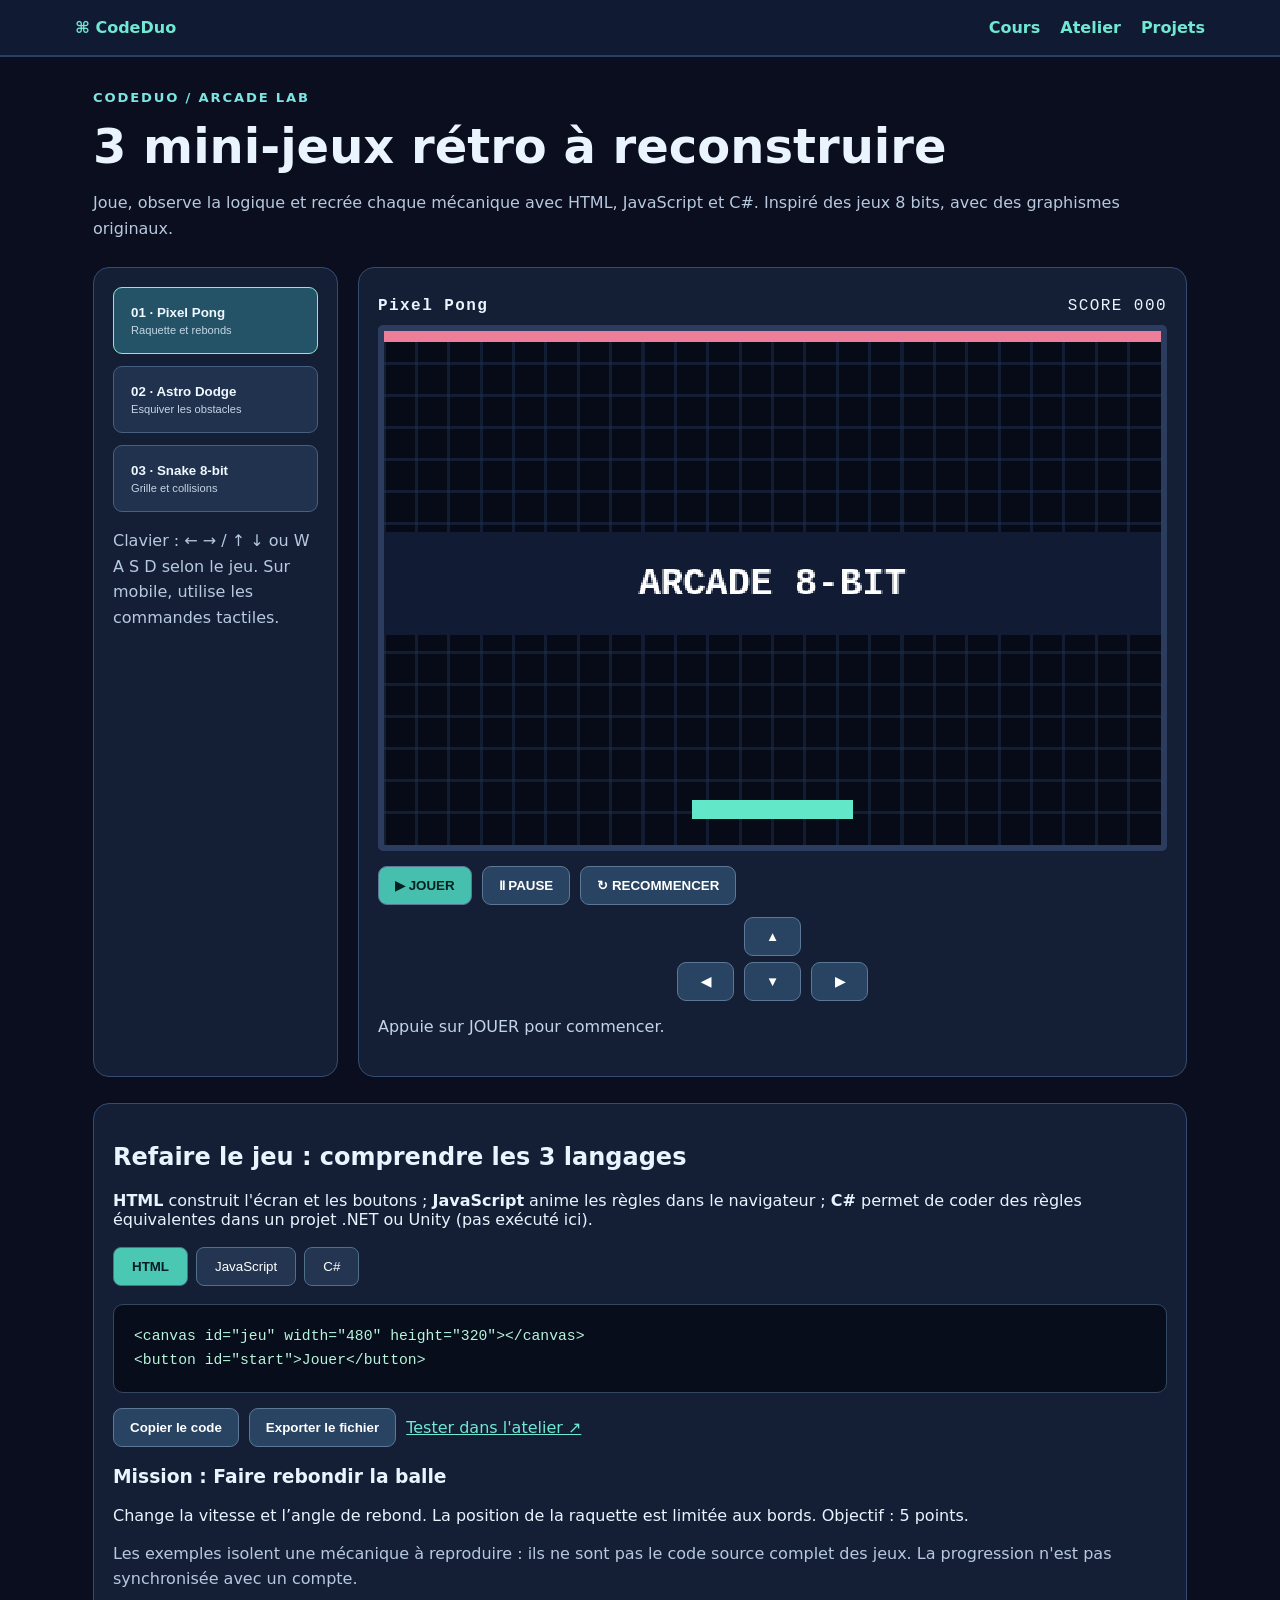
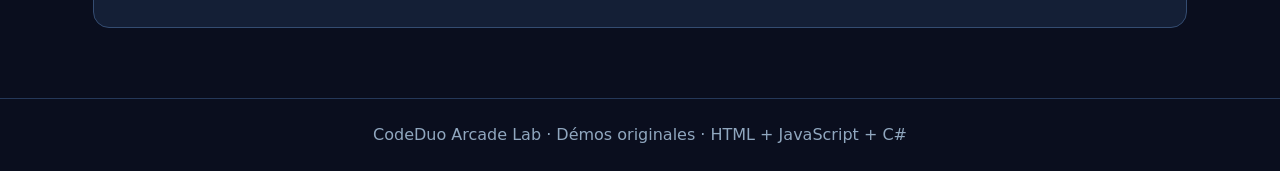
<file: arcade.html>
<!doctype html><html lang="fr"><head><meta charset="utf-8"><meta name="viewport" content="width=device-width,initial-scale=1"><title>Arcade rétro — CodeDuo</title><link rel="stylesheet" href="./css/arcade.css"></head><body><header><a href="./index.html">⌘ CodeDuo</a><nav><a href="./cours.html">Cours</a><a href="./index.html#atelier">Atelier</a><a href="./projets.html">Projets</a></nav></header><main><div class="intro"><span class="eyebrow">CODEDUO / ARCADE LAB</span><h1>3 mini-jeux rétro à reconstruire</h1><p>Joue, observe la logique et recrée chaque mécanique avec HTML, JavaScript et C#. Inspiré des jeux 8 bits, avec des graphismes originaux.</p></div><section class="layout"><aside class="games" aria-label="Choisir un jeu"><button data-game="pong" class="selected">01 · Pixel Pong <small>Raquette et rebonds</small></button><button data-game="dodge">02 · Astro Dodge <small>Esquiver les obstacles</small></button><button data-game="snake">03 · Snake 8-bit <small>Grille et collisions</small></button><p class="help">Clavier : ← → / ↑ ↓ ou W A S D selon le jeu. Sur mobile, utilise les commandes tactiles.</p></aside><div class="cabinet"><div class="top"><strong id="gameTitle">Pixel Pong</strong><span id="score">SCORE 000</span></div><canvas id="screen" width="480" height="320" tabindex="0" aria-label="Jeu rétro interactif"></canvas><div class="controls"><button id="start">▶ JOUER</button><button id="pause">Ⅱ PAUSE</button><button id="reset">↻ RECOMMENCER</button></div><div class="dpad" aria-label="Commandes directionnelles"><button data-dir="up" aria-label="Haut">▲</button><div><button data-dir="left" aria-label="Gauche">◀</button><button data-dir="down" aria-label="Bas">▼</button><button data-dir="right" aria-label="Droite">▶</button></div></div><p id="status" role="status">Choisis un jeu, puis appuie sur Jouer.</p></div></section><section class="learn"><h2>Refaire le jeu : comprendre les 3 langages</h2><p><b>HTML</b> construit l'écran et les boutons ; <b>JavaScript</b> anime les règles dans le navigateur ; <b>C#</b> permet de coder des règles équivalentes dans un projet .NET ou Unity (pas exécuté ici).</p><div class="tabs" role="tablist" aria-label="Langage de l'exemple"><button role="tab" aria-selected="true" data-lang="html">HTML</button><button role="tab" aria-selected="false" data-lang="javascript">JavaScript</button><button role="tab" aria-selected="false" data-lang="csharp">C#</button></div><pre><code id="snippet"></code></pre><div class="actions"><button id="copy">Copier le code</button><button id="export">Exporter le fichier</button><a href="./index.html#atelier">Tester dans l'atelier ↗</a></div><h3 id="objective">Mission</h3><p id="instructions"></p><p class="note">Les exemples isolent une mécanique à reproduire : ils ne sont pas le code source complet des jeux. La progression n'est pas synchronisée avec un compte.</p></section></main><footer>CodeDuo Arcade Lab · Démos originales · HTML + JavaScript + C#</footer><script src="./js/arcade.js"></script></body></html>
</file>
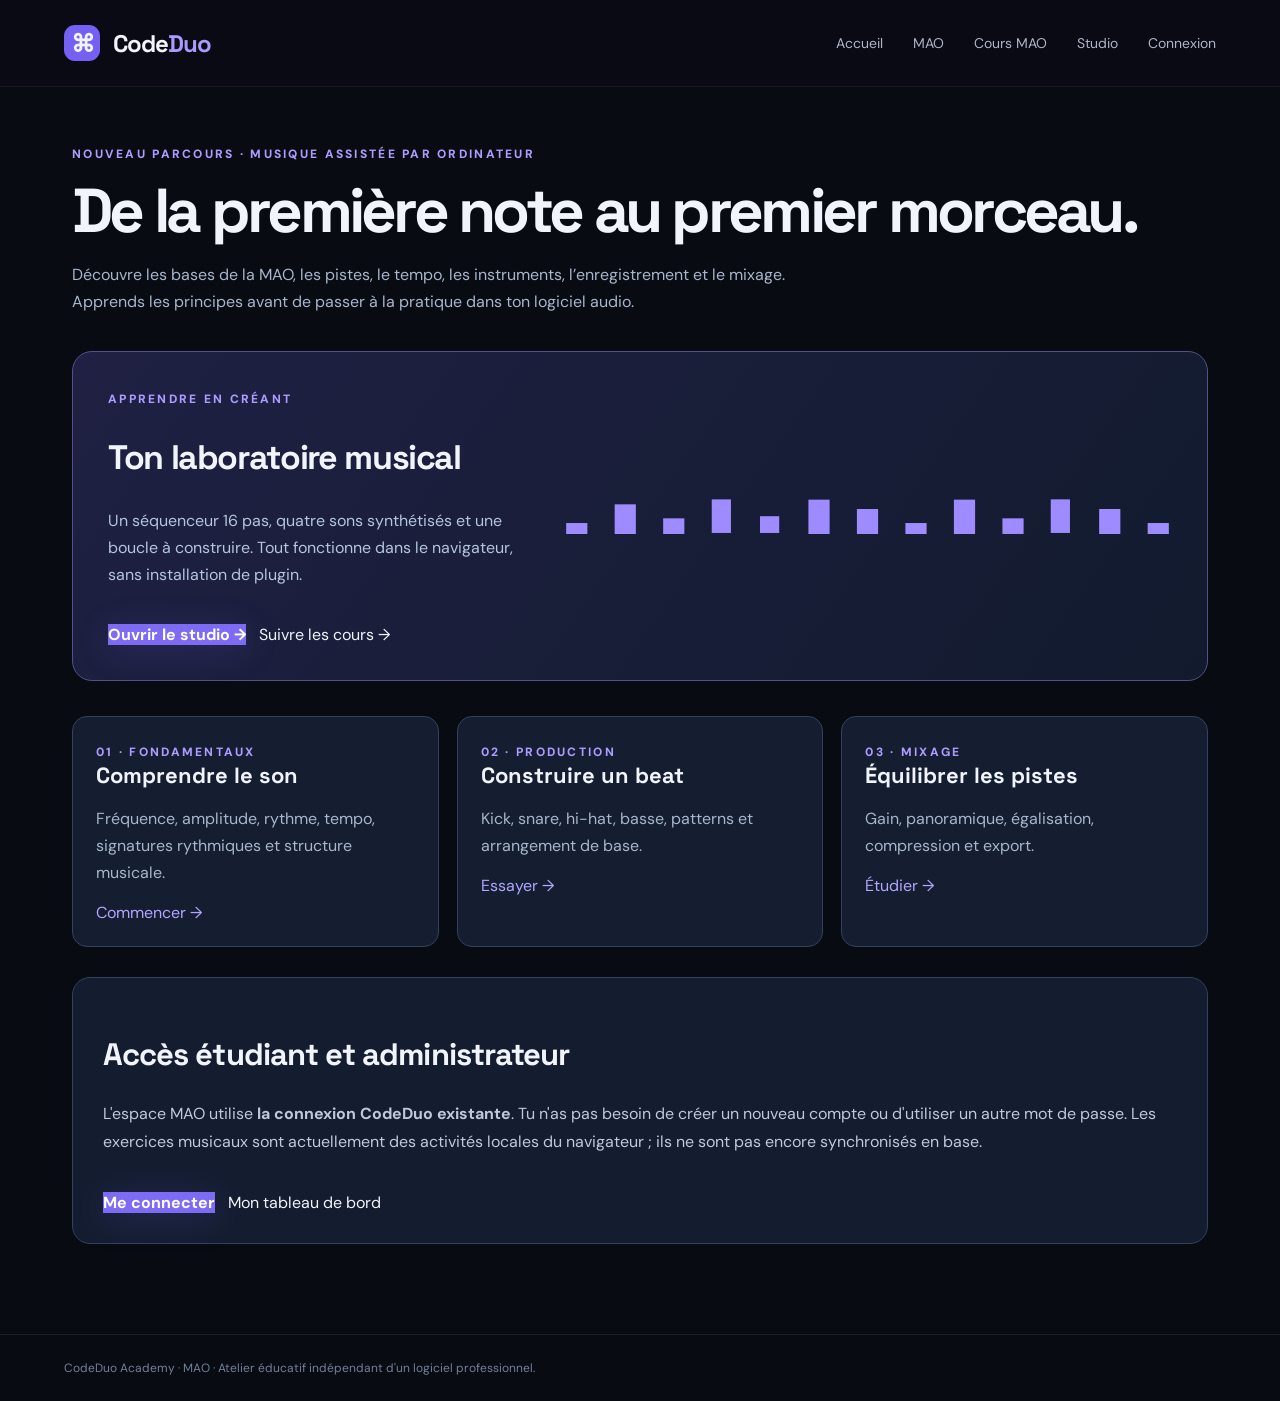
<file: mao.html>
<!doctype html><html lang="fr"><head><meta charset="utf-8"><meta name="viewport" content="width=device-width,initial-scale=1"><title>MAO — CodeDuo Academy</title><link rel="stylesheet" href="./css/style.css"><link rel="stylesheet" href="./css/learning.css"><link rel="stylesheet" href="./css/mao.css"></head><body><header class="header"><a class="brand" href="./index.html"><span class="mark">⌘</span> Code<span>Duo</span></a><nav><a href="./index.html">Accueil</a><a href="./mao.html">MAO</a><a href="./cours-mao.html">Cours MAO</a><a href="./studio-mao.html">Studio</a><a href="./connexion.html">Connexion</a></nav></header><main class="subpage"><span class="eyebrow">NOUVEAU PARCOURS · MUSIQUE ASSISTÉE PAR ORDINATEUR</span><h1>De la première note au premier morceau.</h1><p class="lead">Découvre les bases de la MAO, les pistes, le tempo, les instruments, l’enregistrement et le mixage. Apprends les principes avant de passer à la pratique dans ton logiciel audio.</p><div class="mao-feature"><div><span class="eyebrow">APPRENDRE EN CRÉANT</span><h2>Ton laboratoire musical</h2><p>Un séquenceur 16 pas, quatre sons synthétisés et une boucle à construire. Tout fonctionne dans le navigateur, sans installation de plugin.</p><div class="actions"><a class="primary nav-action" href="./studio-mao.html">Ouvrir le studio →</a><a class="outline nav-action" href="./cours-mao.html">Suivre les cours →</a></div></div><div class="wave-decoration" aria-hidden="true">▂ ▆ ▃ █ ▄ ▇ ▅ ▂ ▇ ▃ █ ▅ ▂</div></div><div class="cards-list"><article class="info-card"><span class="eyebrow">01 · FONDAMENTAUX</span><h3>Comprendre le son</h3><p>Fréquence, amplitude, rythme, tempo, signatures rythmiques et structure musicale.</p><a href="./cours-mao.html">Commencer →</a></article><article class="info-card"><span class="eyebrow">02 · PRODUCTION</span><h3>Construire un beat</h3><p>Kick, snare, hi-hat, basse, patterns et arrangement de base.</p><a href="./studio-mao.html">Essayer →</a></article><article class="info-card"><span class="eyebrow">03 · MIXAGE</span><h3>Équilibrer les pistes</h3><p>Gain, panoramique, égalisation, compression et export.</p><a href="./cours-mao.html?module=7">Étudier →</a></article></div><section class="lesson-detail"><h2>Accès étudiant et administrateur</h2><p>L'espace MAO utilise <strong>la connexion CodeDuo existante</strong>. Tu n'as pas besoin de créer un nouveau compte ou d'utiliser un autre mot de passe. Les exercices musicaux sont actuellement des activités locales du navigateur ; ils ne sont pas encore synchronisés en base.</p><div class="actions"><a class="primary nav-action" href="./connexion.html">Me connecter</a><a class="nav-action" href="./etudiant.html">Mon tableau de bord</a></div></section></main><footer>CodeDuo Academy · MAO · Atelier éducatif indépendant d'un logiciel professionnel.</footer></body></html>
</file>
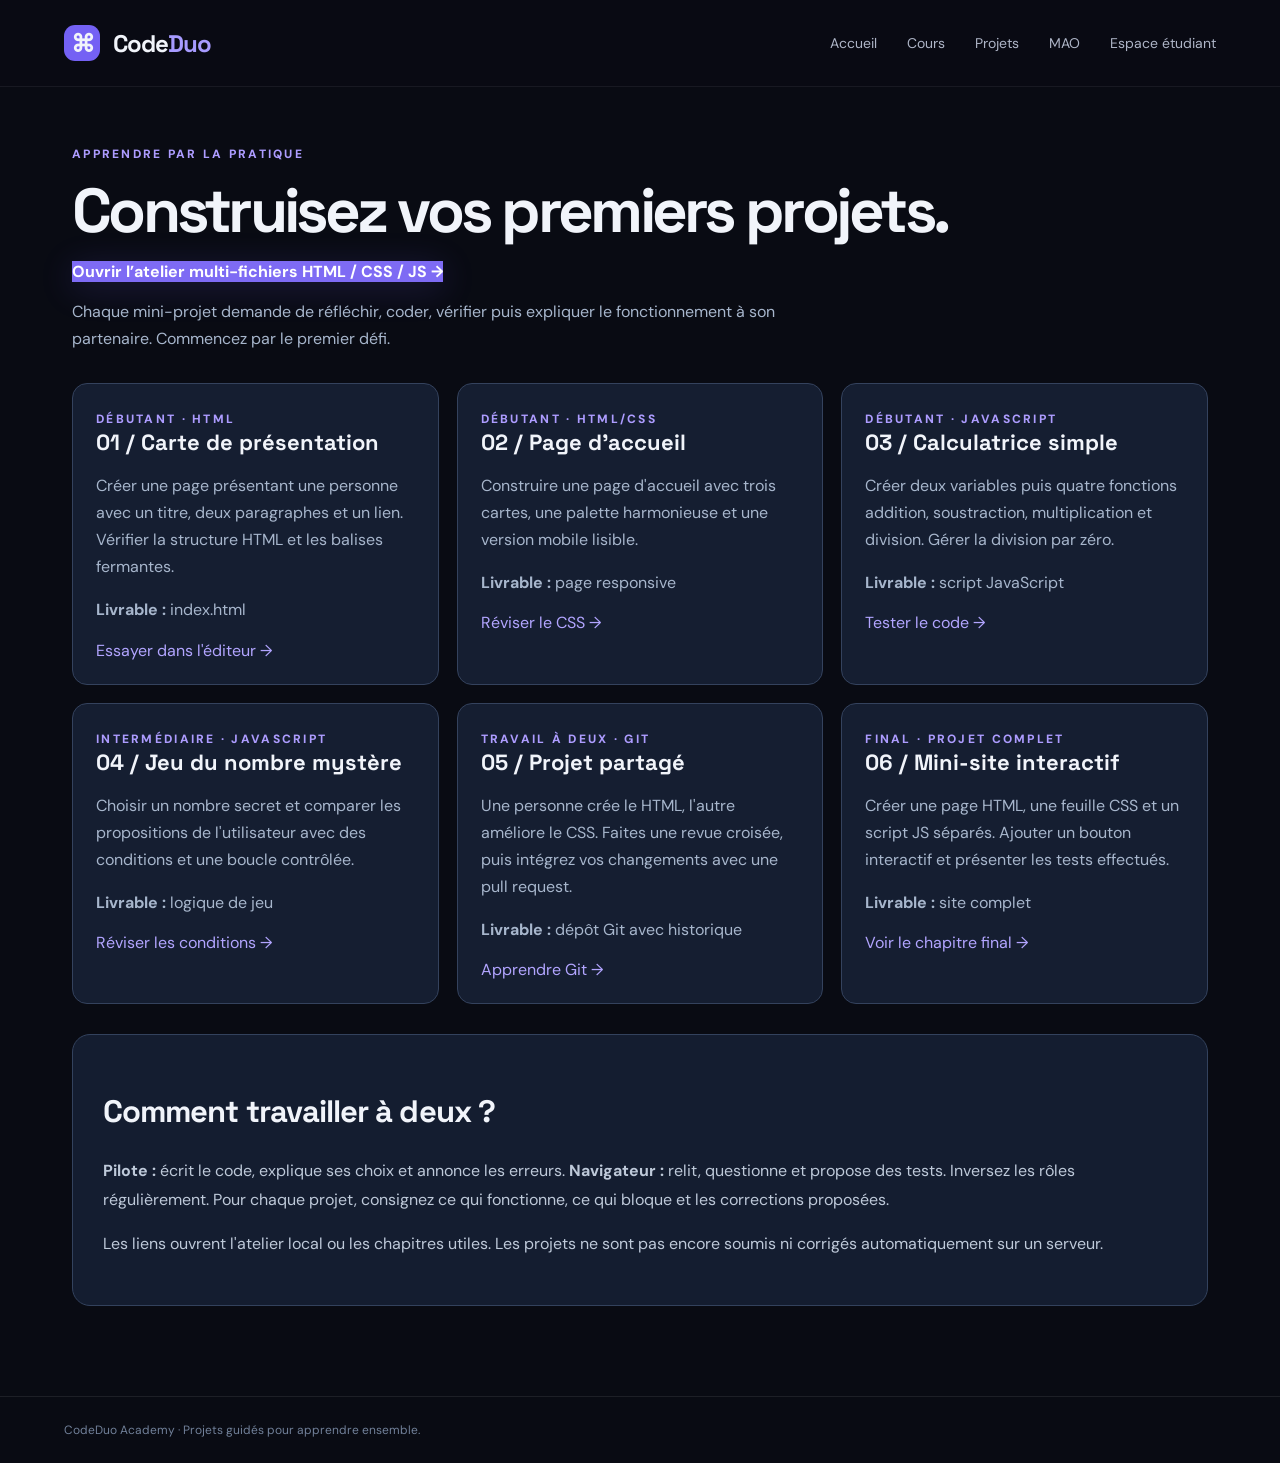
<file: projets.html>
<!doctype html><html lang="fr"><head><meta charset="utf-8"><meta name="viewport" content="width=device-width,initial-scale=1"><title>Projets et défis — CodeDuo Academy</title><link rel="stylesheet" href="./css/style.css"><link rel="stylesheet" href="./css/learning.css"></head><body><header class="header"><a class="brand" href="./index.html"><span class="mark">⌘</span> Code<span>Duo</span></a><nav><a href="./index.html">Accueil</a><a href="./cours.html">Cours</a><a href="./projets.html">Projets</a><a href="./mao.html">MAO</a><a href="./etudiant.html">Espace étudiant</a></nav></header><main class="subpage"><span class="eyebrow">APPRENDRE PAR LA PRATIQUE</span><h1>Construisez vos premiers projets.</h1><p><a class="primary nav-action" href="./atelier-projet.html">Ouvrir l’atelier multi-fichiers HTML / CSS / JS →</a></p><p class="lead">Chaque mini-projet demande de réfléchir, coder, vérifier puis expliquer le fonctionnement à son partenaire. Commencez par le premier défi.</p><div class="cards-list"><article class="info-card"><span class="eyebrow">DÉBUTANT · HTML</span><h3>01 / Carte de présentation</h3><p>Créer une page présentant une personne avec un titre, deux paragraphes et un lien. Vérifier la structure HTML et les balises fermantes.</p><p><strong>Livrable :</strong> index.html</p><a href="./index.html#atelier">Essayer dans l'éditeur →</a></article><article class="info-card"><span class="eyebrow">DÉBUTANT · HTML/CSS</span><h3>02 / Page d'accueil</h3><p>Construire une page d'accueil avec trois cartes, une palette harmonieuse et une version mobile lisible.</p><p><strong>Livrable :</strong> page responsive</p><a href="./cours.html?cours=6">Réviser le CSS →</a></article><article class="info-card"><span class="eyebrow">DÉBUTANT · JAVASCRIPT</span><h3>03 / Calculatrice simple</h3><p>Créer deux variables puis quatre fonctions addition, soustraction, multiplication et division. Gérer la division par zéro.</p><p><strong>Livrable :</strong> script JavaScript</p><a href="./index.html#atelier">Tester le code →</a></article><article class="info-card"><span class="eyebrow">INTERMÉDIAIRE · JAVASCRIPT</span><h3>04 / Jeu du nombre mystère</h3><p>Choisir un nombre secret et comparer les propositions de l'utilisateur avec des conditions et une boucle contrôlée.</p><p><strong>Livrable :</strong> logique de jeu</p><a href="./cours.html?cours=9">Réviser les conditions →</a></article><article class="info-card"><span class="eyebrow">TRAVAIL À DEUX · GIT</span><h3>05 / Projet partagé</h3><p>Une personne crée le HTML, l'autre améliore le CSS. Faites une revue croisée, puis intégrez vos changements avec une pull request.</p><p><strong>Livrable :</strong> dépôt Git avec historique</p><a href="./cours.html?cours=13">Apprendre Git →</a></article><article class="info-card"><span class="eyebrow">FINAL · PROJET COMPLET</span><h3>06 / Mini-site interactif</h3><p>Créer une page HTML, une feuille CSS et un script JS séparés. Ajouter un bouton interactif et présenter les tests effectués.</p><p><strong>Livrable :</strong> site complet</p><a href="./cours.html?cours=14">Voir le chapitre final →</a></article></div><section class="lesson-detail"><h2>Comment travailler à deux ?</h2><p><strong>Pilote :</strong> écrit le code, explique ses choix et annonce les erreurs. <strong>Navigateur :</strong> relit, questionne et propose des tests. Inversez les rôles régulièrement. Pour chaque projet, consignez ce qui fonctionne, ce qui bloque et les corrections proposées.</p><p>Les liens ouvrent l'atelier local ou les chapitres utiles. Les projets ne sont pas encore soumis ni corrigés automatiquement sur un serveur.</p></section></main><footer>CodeDuo Academy · Projets guidés pour apprendre ensemble.</footer></body></html>
</file>
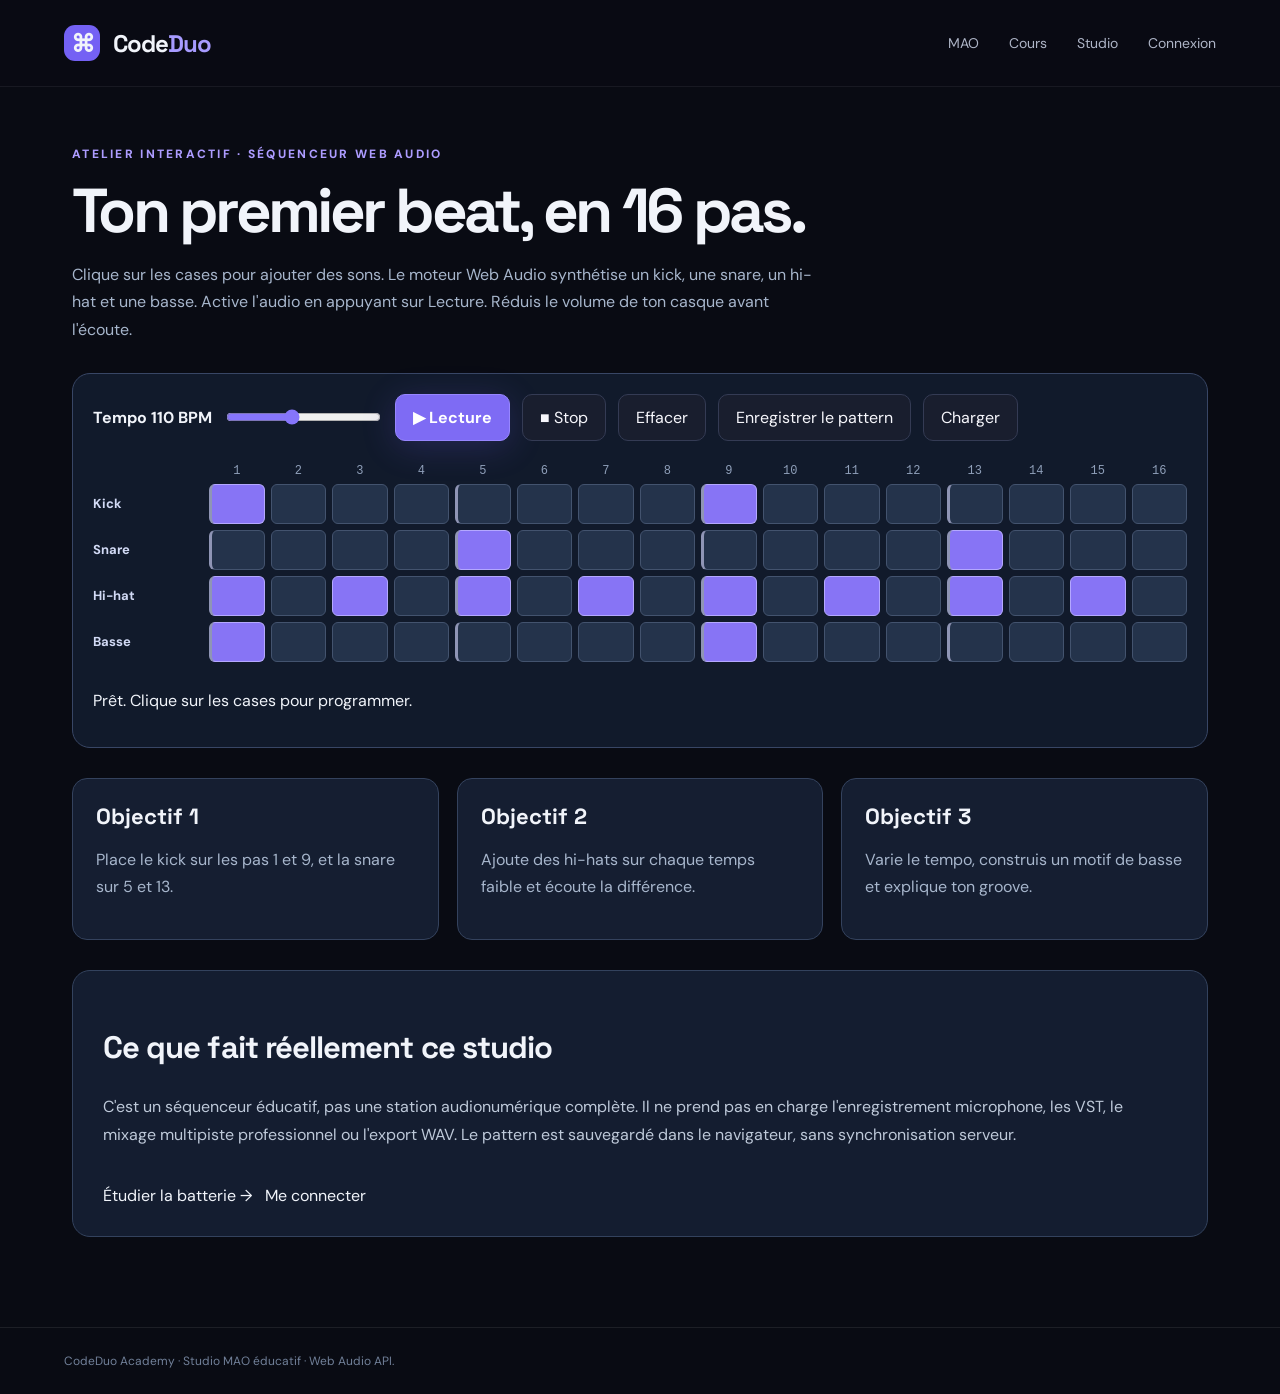
<file: studio-mao.html>
<!doctype html><html lang="fr"><head><meta charset="utf-8"><meta name="viewport" content="width=device-width,initial-scale=1"><title>Studio MAO — CodeDuo Academy</title><link rel="stylesheet" href="./css/style.css"><link rel="stylesheet" href="./css/learning.css"><link rel="stylesheet" href="./css/mao.css"></head><body><header class="header"><a href="./index.html" class="brand"><span class="mark">⌘</span> Code<span>Duo</span></a><nav><a href="./mao.html">MAO</a><a href="./cours-mao.html">Cours</a><a href="./studio-mao.html">Studio</a><a href="./connexion.html">Connexion</a></nav></header><main class="subpage"><span class="eyebrow">ATELIER INTERACTIF · SÉQUENCEUR WEB AUDIO</span><h1>Ton premier beat, en 16 pas.</h1><p class="lead">Clique sur les cases pour ajouter des sons. Le moteur Web Audio synthétise un kick, une snare, un hi-hat et une basse. Active l'audio en appuyant sur Lecture. Réduis le volume de ton casque avant l'écoute.</p><section class="mao-sequencer"><div class="mao-toolbar"><label for="bpm">Tempo <output id="bpmValue">110</output> BPM</label><input type="range" id="bpm" min="60" max="180" value="110"><button id="playBeat" class="primary">▶ Lecture</button><button id="stopBeat">■ Stop</button><button id="clearBeat">Effacer</button><button id="saveBeat">Enregistrer le pattern</button><button id="loadBeat">Charger</button></div><div class="mao-grid-scroll"><div id="sequencer" class="mao-grid" role="group" aria-label="Séquenceur à seize pas"></div></div><p id="studioStatus" role="status" class="muted">Prêt. Clique sur les cases pour programmer.</p></section><div class="cards-list"><article class="info-card"><h3>Objectif 1</h3><p>Place le kick sur les pas 1 et 9, et la snare sur 5 et 13.</p></article><article class="info-card"><h3>Objectif 2</h3><p>Ajoute des hi-hats sur chaque temps faible et écoute la différence.</p></article><article class="info-card"><h3>Objectif 3</h3><p>Varie le tempo, construis un motif de basse et explique ton groove.</p></article></div><section class="lesson-detail"><h2>Ce que fait réellement ce studio</h2><p>C'est un séquenceur éducatif, pas une station audionumérique complète. Il ne prend pas en charge l'enregistrement microphone, les VST, le mixage multipiste professionnel ou l'export WAV. Le pattern est sauvegardé dans le navigateur, sans synchronisation serveur.</p><div class="actions"><a class="nav-action" href="./cours-mao.html?module=4">Étudier la batterie →</a><a class="nav-action" href="./connexion.html">Me connecter</a></div></section></main><footer>CodeDuo Academy · Studio MAO éducatif · Web Audio API.</footer><script src="./js/mao-studio.js"></script></body></html>
</file>
<file: css/arcade.css>
*{box-sizing:border-box}body{margin:0;background:#0a0e1e;color:#e9f4ff;font:16px system-ui,sans-serif}header{display:flex;justify-content:space-between;gap:16px;align-items:center;padding:18px max(20px,calc((100vw - 1130px)/2));background:#111a33;border-bottom:2px solid #2a4165}a{color:#70e8d2}header a{text-decoration:none;font-weight:700}nav{display:flex;flex-wrap:wrap;gap:20px}main{max-width:1130px;margin:auto;padding:30px 18px 70px}.eyebrow{color:#7be5e3;font-size:.82rem;letter-spacing:.14em;font-weight:800}.intro h1{font-size:clamp(2rem,5vw,3rem);margin:12px 0}.intro p,.help,.note{color:#b7c9de;line-height:1.6}.layout{display:grid;grid-template-columns:245px minmax(0,1fr);gap:20px;margin-top:26px}.games,.cabinet,.learn{background:#141f36;border:1px solid #344c71;border-radius:16px;padding:19px}.games button{width:100%;display:block;text-align:left;background:#20324d;color:#f0f8ff;border:1px solid #456080;border-radius:9px;padding:17px;margin-bottom:12px;font-weight:800;cursor:pointer}.games button.selected,.games button:focus-visible{border-color:#80f0d3;background:#245368}.games small{display:block;font-weight:400;color:#c4d5e5;margin-top:4px}.cabinet .top{display:flex;justify-content:space-between;gap:12px;font-family:monospace;letter-spacing:.09em;padding:10px 0}canvas{display:block;width:100%;aspect-ratio:3/2;image-rendering:pixelated;background:#070b17;border:6px solid #2b3c5e;border-radius:5px}.controls,.actions{display:flex;flex-wrap:wrap;gap:10px;margin-top:15px}button{cursor:pointer}button:focus-visible,a:focus-visible{outline:3px solid #ffde77;outline-offset:3px}.controls button,.actions button,.dpad button{background:#294362;color:#fff;border:1px solid #5d7897;border-radius:9px;padding:11px 16px;font-weight:700}.controls button:first-child{background:#47bfae;color:#04221f}.dpad{text-align:center;padding-top:12px}.dpad>button{display:block;margin:auto}.dpad div{display:flex;justify-content:center;gap:10px;margin-top:6px}.dpad button{min-width:57px;touch-action:none}#status{min-height:24px;color:#c3d4e6}.learn{margin-top:26px}.tabs{display:flex;gap:8px;margin:18px 0}.tabs button{padding:11px 18px;background:#233550;color:#fff;border:1px solid #50708a;border-radius:8px}.tabs button[aria-selected=true]{background:#4bc8b4;color:#061b22;font-weight:800}pre{white-space:pre-wrap;overflow-wrap:anywhere;max-height:460px;overflow:auto;background:#080d1b;border:1px solid #354661;padding:20px;border-radius:10px;color:#b7f4dc;line-height:1.6;font-size:.92rem}.actions a{align-self:center}footer{text-align:center;padding:26px;color:#90a7bf;border-top:1px solid #253859}@media(max-width:760px){.layout{grid-template-columns:1fr}.games{display:grid;grid-template-columns:repeat(3,minmax(0,1fr));gap:6px}.games button{font-size:.8rem;padding:10px}.games .help{grid-column:1/-1}nav{gap:9px}}@media(max-width:440px){.games{grid-template-columns:1fr}.games button{margin:0}.controls button{flex:1;padding:10px 5px;font-size:.75rem}}
</file>
<file: css/style.css>
@import url('https://fonts.googleapis.com/css2?family=DM+Sans:wght@400;500;600;700&family=Space+Grotesk:wght@400;500;600;700&display=swap');:root{font-family:'DM Sans',Arial,sans-serif;background:#090b13;color:#f1f4fa}*{box-sizing:border-box}html{scroll-behavior:smooth}body{margin:0;min-height:100vh;overflow-x:hidden}button,select,textarea,input{font:inherit}button{cursor:pointer}a{color:inherit;text-decoration:none}.header{position:relative;z-index:2;padding:25px max(5vw,25px);display:flex;align-items:center;justify-content:space-between;border-bottom:1px solid #ffffff10;background:#090b13cc}.brand{font:700 24px 'Space Grotesk',sans-serif;letter-spacing:-1px}.brand span:not(.mark){color:#a79bff}.mark{display:inline-grid;place-items:center;width:36px;height:36px;border-radius:11px;background:#7461f4;margin-right:8px}.header nav{display:flex;align-items:center;gap:30px;color:#aeb5c7;font-size:14px}.header nav a:hover{color:#fff}button{border-radius:10px;background:#191e2e;border:1px solid #343b54;padding:12px 17px;color:#f7f7fc}.primary{background:#7e6bf4;border-color:#9786ff;color:white;font-weight:700;box-shadow:0 6px 35px #7661fb33}.primary:hover{background:#9181fc}.outline,.ghost{background:transparent}.ghost{border-color:#46506d}#pointerGlow{position:fixed;width:400px;height:400px;border-radius:50%;pointer-events:none;left:0;top:0;z-index:0;background:radial-gradient(circle,#7865f224 0%,transparent 65%);transform:translate(-50%,-50%)}.hero{min-height:660px;max-width:1460px;margin:auto;padding:85px max(5vw,25px);display:grid;grid-template-columns:1.3fr 1fr;align-items:center;gap:40px;position:relative;z-index:1}.eyebrow{font-size:12px;letter-spacing:.19em;color:#ad9cff;font-weight:800}.hero h1{font:700 clamp(54px,6.6vw,105px)/1.04 'Space Grotesk',sans-serif;letter-spacing:-.075em;max-width:760px;margin:23px 0}.hero h1 em{font-style:normal;color:#a596ff}.hero p{max-width:610px;font-size:18px;line-height:1.8;color:#aeb8c9}.actions{display:flex;gap:13px;margin-top:35px;flex-wrap:wrap}.actions button{padding:15px 24px}.micro{margin-top:35px;font-size:12px;color:#6e7d9e}.orbit{width:min(30vw,390px);height:min(30vw,390px);margin:auto;border:1px solid #4f47887a;border-radius:50%;display:grid;place-items:center;position:relative;box-shadow:0 0 120px #694bd829, inset 0 0 130px #6051b118;animation:turn 38s linear infinite}.orbit:before,.orbit:after{content:'';position:absolute;inset:26px;border:1px dashed #67609844;border-radius:50%}.orbit:after{inset:63px}.orbit-inner{width:160px;height:160px;border-radius:38px;background:linear-gradient(140deg,#a596ff,#5542b7);box-shadow:0 15px 80px #7e67ed66;display:grid;place-items:center;transform:rotate(-12deg)}.orbit-inner span{font:700 47px 'Space Grotesk',sans-serif}.orbit i{position:absolute;width:13px;height:13px;background:#b6acff;border-radius:50%;top:12%;left:14%;box-shadow:0 0 25px #9989fa}.orbit i:nth-of-type(2){top:80%;left:90%;width:9px;height:9px}.orbit i:nth-of-type(3){top:93%;left:23%;width:6px;height:6px}@keyframes turn{to{transform:rotate(360deg)}}.section{padding:95px max(5vw,25px);max-width:1460px;margin:auto;position:relative;z-index:1}.section-intro h2{font:700 clamp(30px,3vw,43px)/1.18 'Space Grotesk',sans-serif;letter-spacing:-.05em;margin:14px 0}.section-intro p{color:#9cabc2}.cards{display:grid;grid-template-columns:repeat(3,1fr);gap:18px;margin-top:37px}.tile{background:#111625;border:1px solid #283046;border-radius:19px;padding:30px;transition:.2s;min-height:225px}.tile:hover{border-color:#806ee8;transform:translateY(-5px)}.tile .number{color:#a899ff}.tile h3{font:700 23px 'Space Grotesk',sans-serif}.tile p{color:#a2afc4;line-height:1.6}.workbench{margin-top:35px;background:#111625;border:1px solid #343c53;border-radius:17px;overflow:hidden}.bench-top{display:flex;align-items:center;gap:12px;padding:13px 16px;background:#1a2030;border-bottom:1px solid #333c53}.dots{display:flex;gap:6px;margin-right:9px}.dots b{width:9px;height:9px;border-radius:50%;background:#ff767d}.dots b:nth-child(2){background:#ffbf72}.dots b:nth-child(3){background:#75d3a1}#filelabel{margin-right:auto;color:#b9c3db;font:13px Consolas,monospace}select{background:#0c1220;border:1px solid #364361;border-radius:8px;color:#dbe5f6;padding:10px}.small{padding:9px 12px;font-size:13px}.bench-grid{display:grid;grid-template-columns:1.15fr 1fr;min-height:330px}.editor-wrap{position:relative;background:#0a101e;min-width:0;height:360px}.editor-wrap pre,.editor-wrap textarea{position:absolute;inset:0;margin:0;border:0;outline:0;padding:22px;white-space:pre;overflow:auto;width:100%;height:100%;font:14px/1.6 Consolas,Monaco,monospace;tab-size:4}.editor-wrap pre{pointer-events:none;color:#b6d0ff;z-index:0}.editor-wrap pre code{font:inherit;white-space:inherit}.editor-wrap textarea{resize:none;color:transparent;caret-color:#fff;background:transparent;-webkit-text-fill-color:transparent;z-index:1}.editor-wrap textarea::selection{background:#6d68b866}.token.keyword{color:#ba9aff}.token.string{color:#a5e3a4}.token.function{color:#8abaff}.token.number{color:#f7bf75}.token.comment{color:#7489a6}.output-wrap{border-left:1px solid #34415d;background:#0c1322;min-width:0;display:flex;flex-direction:column}.panel-title{background:#171f32;padding:13px 17px;display:flex;justify-content:space-between;align-items:center;color:#afc1d9;font-size:13px}.tiny{padding:5px 9px;font-size:12px}.output{padding:19px;color:#b1dabe;font:13px/1.7 Consolas,monospace;white-space:pre-wrap;overflow:auto;flex:1}#preview{flex:1;min-height:290px;border:0;background:white;width:100%}footer{border-top:1px solid #ffffff15;padding:25px 5vw;color:#718099;font-size:12px;display:flex;justify-content:space-between;gap:15px;flex-wrap:wrap}.modal[hidden],.student[hidden]{display:none!important}.modal{position:fixed;inset:0;z-index:30;background:#050716c9;display:grid;place-items:center;padding:20px}.dialog{position:relative;width:min(450px,100%);padding:38px;background:#181f32;border:1px solid #4e5178;border-radius:20px;box-shadow:0 25px 100px #0008}.dialog h2{font:700 30px 'Space Grotesk',sans-serif}.dialog p,.hint{color:#a5b0c7;line-height:1.6}.dialog form label{display:block;margin:25px 0 17px}.dialog input{display:block;width:100%;margin-top:9px;padding:13px;border-radius:9px;background:#0d1323;border:1px solid #414a69;color:white}.dialog form button{width:100%}.close{position:absolute;right:19px;top:13px;background:transparent;border:0;font-size:27px}.hint{font-size:12px}.student{position:fixed;z-index:20;inset:0;background:#0b1020;overflow:auto;padding:40px 5vw}.student-box{max-width:1080px;margin:auto}.student h2{font:700 42px 'Space Grotesk',sans-serif}.student-row{display:grid;grid-template-columns:repeat(3,1fr);gap:16px;margin:30px 0}.student-row article{border:1px solid #3c4c69;border-radius:13px;background:#151f32;padding:20px}.student-row p{color:#a7b3c7;line-height:1.6}.student-row button{margin-top:10px}.close-student{margin-bottom:50px}#lessonText{color:#d4e4f8;line-height:1.7;padding:20px 0}#logout{margin-top:20px}@media(max-width:850px){.hero{grid-template-columns:1fr;min-height:0;padding-top:65px}.orbit{width:220px;height:220px}.orbit-inner{width:95px;height:95px;border-radius:23px}.orbit-inner span{font-size:28px}.cards,.student-row,.bench-grid{grid-template-columns:1fr}.output-wrap{border-left:0;border-top:1px solid #34415d;min-height:230px}.header nav{gap:12px}.header nav a{display:none}}@media(prefers-reduced-motion:reduce){.orbit{animation:none}html{scroll-behavior:auto}}
/* Learning guidance, keyboard access and compact screens. */
[hidden]{display:none!important}
:focus-visible{outline:3px solid #c6baff;outline-offset:4px}
.editor-wrap textarea:focus-visible{outline:2px solid #a596ff;outline-offset:-3px}
.skip-link{position:fixed;top:8px;left:12px;transform:translateY(-160%);z-index:50;padding:12px;background:#7e6bf4;border-radius:8px}
.skip-link:focus{transform:none}
.lesson-panel{margin-top:28px;padding:24px;border:1px solid #6555a5;border-radius:16px;background:#181b32}
.lesson-panel h3{font-size:24px;margin:12px 0}
.lesson-panel p{line-height:1.7;color:#c0cce1}
.lesson-panel details{margin:16px 0}
.lesson-panel summary{cursor:pointer;color:#c5baff}
.editor-status{display:flex;justify-content:space-between;gap:12px;padding:10px 16px;font-size:12px;color:#b5c1d8;border-bottom:1px solid #343c53;flex-wrap:wrap}
#lessonProgress{width:min(420px,100%);height:12px;accent-color:#a596ff}
@media(max-width:600px){.bench-top{flex-wrap:wrap}.dots{display:none}#filelabel{flex-basis:100%}.bench-top select{flex:1;min-width:0}.header{padding:18px 16px}.brand{font-size:20px}.header nav button{padding:10px;font-size:12px}.section{padding:55px 18px}.hero{padding:55px 18px}.hero h1{font-size:52px}.dialog{padding:28px 22px}.student{padding:25px 18px}.student h2{font-size:32px}}
@media(prefers-reduced-motion:reduce){*,*::before,*::after{scroll-behavior:auto!important;transition:none!important}#pointerGlow{display:none}}
</file>
<file: css/learning.css>
.subpage{max-width:1180px;margin:auto;padding:55px 22px 90px;min-height:80vh}.subpage h1{font:700 clamp(36px,5vw,62px)/1.1 'Space Grotesk',sans-serif;letter-spacing:-.06em;margin:14px 0}.subpage .lead{color:#a7b6cc;line-height:1.7;max-width:750px}.subnav{display:flex;gap:10px;flex-wrap:wrap;margin:24px 0}.subnav a{border:1px solid #3c4563;padding:10px 15px;border-radius:10px;color:#dddff8}.subnav a:hover{background:#252d49}.catalog-layout{display:grid;grid-template-columns:300px 1fr;gap:20px;margin-top:30px}.catalog-list{display:flex;flex-direction:column;gap:8px;max-height:75vh;overflow:auto}.catalog-list button{width:100%;text-align:left;background:#151e31;border:1px solid #34425d;padding:15px;line-height:1.5}.catalog-list button.active{background:#33295d;border-color:#a297f8}.catalog-list small{display:block;color:#98aac6}.lesson-detail{background:#141d30;border:1px solid #33425d;border-radius:18px;padding:30px;min-width:0}.lesson-detail h2{font:700 31px 'Space Grotesk',sans-serif;letter-spacing:-.03em}.lesson-detail p{color:#bec9d9;line-height:1.8}.lesson-detail pre{white-space:pre-wrap;overflow-wrap:anywhere;background:#090f1e;padding:18px;border-radius:10px;color:#aed7fa;line-height:1.6}.challenge{background:#262341;border:1px solid #62558d;padding:16px;border-radius:12px;margin:16px 0}.answer{display:block;padding:11px 13px;margin:8px 0;border:1px solid #35445f;border-radius:9px;cursor:pointer}.answer input{accent-color:#ad9cff}.answer:hover{background:#222d46}.feedback{min-height:28px;font-weight:700;margin-top:15px;color:#a9e7bc}.track{height:9px;border-radius:9px;background:#27314a;overflow:hidden;margin:15px 0}.track span{display:block;height:100%;background:#8a74f4}.cards-list{display:grid;grid-template-columns:repeat(3,1fr);gap:18px;margin:30px 0}.info-card{background:#151e31;padding:23px;border-radius:15px;border:1px solid #34425d}.info-card h3{margin:0 0 10px;font:700 22px 'Space Grotesk',sans-serif}.info-card p{color:#a7b6cc;line-height:1.7}.info-card a{color:#b2a5ff}.filters{display:flex;gap:10px;flex-wrap:wrap;margin:20px 0}.filters button.selected{background:#6f5add}.empty-note{color:#b4c1d5}.subpage footer{border:0;padding:15px 0}@media(max-width:860px){.catalog-layout{grid-template-columns:1fr}.catalog-list{max-height:260px}.cards-list{grid-template-columns:1fr}.lesson-detail{padding:19px}}
</file>
<file: css/mao.css>
.mao-feature{background:linear-gradient(125deg,#1f2043,#121b2e);border:1px solid #55508b;border-radius:20px;padding:35px;display:flex;align-items:center;justify-content:space-between;gap:25px;margin:35px 0}.mao-feature h2{font:700 34px 'Space Grotesk',sans-serif;letter-spacing:-.04em}.mao-feature p{color:#b4c5de;max-width:650px;line-height:1.7}.wave-decoration{font:700 32px monospace;letter-spacing:5px;color:#9d8bff;white-space:nowrap}.mao-sequencer{background:#111a2b;border:1px solid #384665;border-radius:18px;margin:30px 0;padding:20px}.mao-toolbar{display:flex;gap:12px;flex-wrap:wrap;align-items:center}.mao-toolbar input[type=range]{accent-color:#8675fb;width:155px}.mao-toolbar label{font-weight:700}.mao-grid-scroll{overflow-x:auto;margin-top:23px;padding-bottom:12px}.mao-grid{min-width:805px;display:grid;grid-template-columns:110px repeat(16,minmax(32px,1fr));gap:6px;align-items:center}.mao-label{font-size:13px;color:#d2daf5;font-weight:700}.mao-step{height:40px;min-width:31px;background:#24334b;border:1px solid #43536e;padding:0;border-radius:6px}.mao-step.on{background:#8774f5;border-color:#b4a8ff}.mao-step.playing{outline:3px solid #d7d0ff;outline-offset:1px}.mao-step.beat{border-left:3px solid #8f95b5}.mao-step:focus-visible{outline:3px solid #fff}.mao-time{font:12px monospace;text-align:center;color:#8f9fb9}.mao-status{color:#b9c7e0}@media(max-width:800px){.mao-feature{padding:23px;display:block}.wave-decoration{font-size:20px;margin-top:18px}.mao-toolbar button{padding:9px 12px}}
</file>
